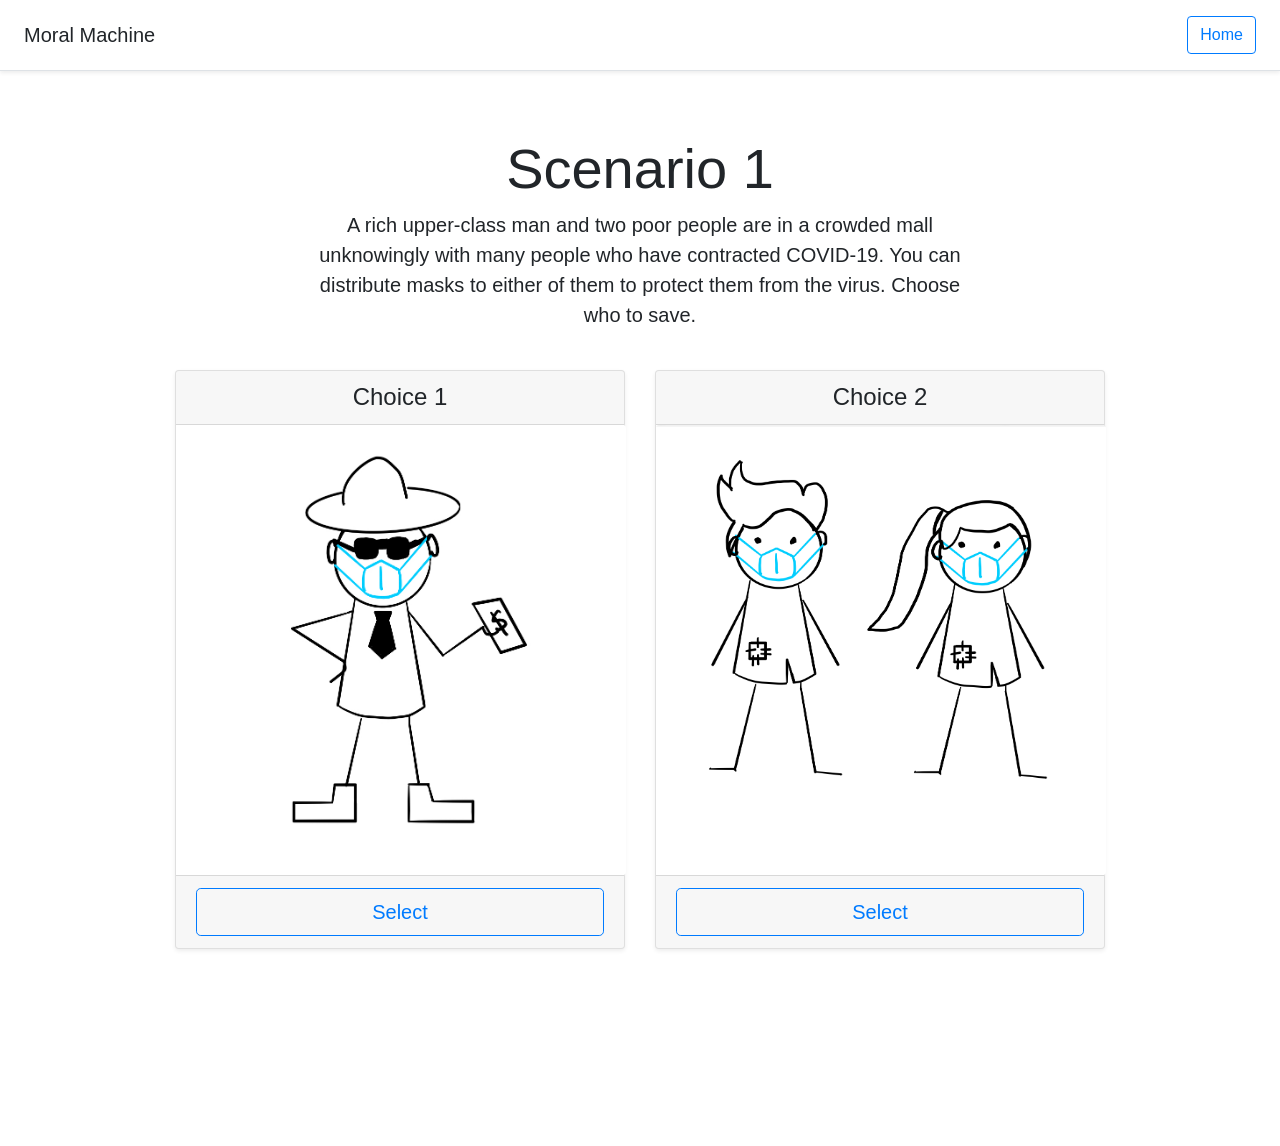
<file: index.html>
<!doctype html>
<html lang="en">
  <head>
    <meta charset="utf-8">
    <meta name="viewport" content="width=device-width, initial-scale=1, shrink-to-fit=no">
    <meta name="description" content="">
    <meta name="author" content="Mark Otto, Jacob Thornton, and Bootstrap contributors">
    <meta name="generator" content="Jekyll v4.0.1">
    <title>Ideological-Machine</title>

    <link rel="canonical" href="https://getbootstrap.com/docs/4.5/examples/pricing/">

    <!-- Bootstrap core CSS -->
<link href="assets/dist/css/bootstrap.css" rel="stylesheet">
<script src="static/node_modules/chart.js/dist/Chart.js"></script>
<script src="static/node_modules/chartjs-plugin-annotation/chartjs-plugin-annotation.js"></script>

    <style>
      .bd-placeholder-img {
        font-size: 1.125rem;
        text-anchor: middle;
        -webkit-user-select: none;
        -moz-user-select: none;
        -ms-user-select: none;
        user-select: none;
      }

      @media (min-width: 768px) {
        .bd-placeholder-img-lg {
          font-size: 3.5rem;
        }
      }
    </style>
    <!-- Custom styles for this template -->
    <link href="pricing.css" rel="stylesheet">
  </head>
  <body>
    <div class="d-flex flex-column flex-md-row align-items-center p-3 px-md-4 mb-3 bg-white border-bottom shadow-sm">
  <h5 class="my-0 mr-md-auto font-weight-normal"> Moral Machine </h5>
  <nav class="my-2 my-md-0 mr-md-3">
    <!-- <a class="p-2 text-dark" href="#">Home</a> -->
    <!-- <a class="p-2 text-dark" href="#">Enterprise</a>
    <a class="p-2 text-dark" href="#">Support</a>
    <a class="p-2 text-dark" href="#">Pricing</a> -->
  </nav>
  <a class="btn btn-outline-primary" href="#"> Home </a>
</div>

<div class="pricing-header px-3 py-3 pt-md-5 pb-md-4 mx-auto text-center">
  <h1 id="scenario" class="display-4">Scenario 1</h1>
  <p id="question" class="lead"> </p>
  <p id="results" class="lead"> </p>
</div>

<div id="main_container" class="container">
  <div class="card-deck mb-3 text-center">
    <div class="card mb-4 shadow-sm">
      <div class="card-header">
        <h4 class="my-0 font-weight-normal">Choice 1</h4>
      </div>
      <img id="img1" src="" class="card-img" alt="...">
      <div class="card-footer">
        <button type="button" onclick="showNewQuestion(0)" class="btn btn-lg btn-block btn-outline-primary">Select</button>
      </div>
    </div>
    <div class="card mb-4 shadow-sm">
      <div class="card-header">
        <h4 class="my-0 font-weight-normal">Choice 2</h4>
      </div>
      <img id="img2" src="" class="card-img" alt="...">
      <div class="card-footer">
        <button type="button" onclick="showNewQuestion(1)" class="btn btn-lg btn-block btn-outline-primary">Select</button>
      </div>
    </div>
  </div>

  <!-- <footer class="pt-4 my-md-5 pt-md-5 border-top">
    <div class="row">
      <div class="col-12 col-md">
        <img class="mb-2" src="../assets/brand/bootstrap-solid.svg" alt="" width="24" height="24">
        <small class="d-block mb-3 text-muted">&copy; 2017-2020</small>
      </div>
      <div class="col-6 col-md">
        <h5>Features</h5>
        <ul class="list-unstyled text-small">
          <li><a class="text-muted" href="#">Cool stuff</a></li>
          <li><a class="text-muted" href="#">Random feature</a></li>
          <li><a class="text-muted" href="#">Team feature</a></li>
          <li><a class="text-muted" href="#">Stuff for developers</a></li>
          <li><a class="text-muted" href="#">Another one</a></li>
          <li><a class="text-muted" href="#">Last time</a></li>
        </ul>
      </div>
      <div class="col-6 col-md">
        <h5>Resources</h5>
        <ul class="list-unstyled text-small">
          <li><a class="text-muted" href="#">Resource</a></li>
          <li><a class="text-muted" href="#">Resource name</a></li>
          <li><a class="text-muted" href="#">Another resource</a></li>
          <li><a class="text-muted" href="#">Final resource</a></li>
        </ul>
      </div>
      <div class="col-6 col-md">
        <h5>About</h5>
        <ul class="list-unstyled text-small">
          <li><a class="text-muted" href="#">Team</a></li>
          <li><a class="text-muted" href="#">Locations</a></li>
          <li><a class="text-muted" href="#">Privacy</a></li>
          <li><a class="text-muted" href="#">Terms</a></li>
        </ul>
      </div>
    </div>
  </footer> -->
</div>

<script>

//initial values
//[Libertarian, Utilitarian, Capitalist]
var myChart;
var questions = ["A rich upper-class man and two poor people are in a crowded mall unknowingly with many people who have contracted COVID-19. You can distribute masks to either of them to protect them from the virus. Choose who to save.", "A young doctor and three robbers are in a BTS skytrain unknowingly with many people who have contracted COVID-19. You can distribute masks to either of them to protect them from the virus. Choose who to save.", "A sixty year-old doctor and the CEO of a multinational firm are in a cafe unknowingly with many people who have contracted COVID-19. You can distribute masks to either of them to protect them from the virus. Choose who to save.", "A father of 3 kids who is considered lower class and a single middle-aged rich factory owner are in a factory unknowingly with many people who have contracted COVID-19. You can distribute masks to either of them to protect them from the virus. Choose who to save.", "One of your family members and the CEO of a multinational firm are in a restaurant unknowingly with many people who have contracted COVID-19. You can distribute masks to either of them to protect them from the virus. Choose who to save.", "A masked-wearing man and a non mask-wearing man have both contracted COVID-19. Assuming you have the cure, choose who to save.", "You may enforce strict lockdowns in your country which will lead to lower economic activity and possibly a lower infection rate of COVID-19. Alternatively, you may also enforce lenient measures which will lead to higher economic activity and possibly a higher infection rate of COVID-19", "The government has money which can go either into investing in more vaccines (given that it will eventually be successful and benefit more people) or as transfer payments to people who have been unemployed due to COVID-19.", "You can either raise the income tax of the rich to fund unemployment benefits for people unemployed due to COVID-19 or keep the income tax at the status quo." ];
var scenarios = ["Scenario 1", "Scenario 2", "Scenario 3", "Scenario 4", "Scenario 5","Scenario 6","Scenario 7","Scenario 8","Scenario 9"];

//option 1
var choices = [["img/rich_dude.jpeg","img/two_poor.jpeg"],["img/young_doc.jpeg","img/robber.jpeg"],["img/old_doc.jpeg","img/ceo.jpeg"], ["img/father.jpeg","img/rich_dude.jpeg"], ["img/family.jpeg","img/ceo.jpeg"], ["img/not_masked.jpeg","img/masked.jpeg"], ["img/plane.jpeg","img/circular_flow.jpeg"], ["img/vaccine.jpeg","img/transfer_payments.jpeg"], ["img/income_tax.jpeg","img/status_quo.jpeg"]];
var choiceScores = [[[0,0,1],[0,1,0]],[[0,1,0],[1,0,0]],[[0,1,0],[0,0,1]], [[1,0,0],[0,0,1]],[[1,0,0],[0,0,1]], [[1,0,0],[0,1,0]], [[0,0,1],[0,1,0]], [[1,0,0],[0,1,0]], [[1,0,0],[0,0,1]]];

var i = 1;
var results = [];

showFirstQuestion()
// index 1 of every question, results should be {[0,0,1],[1,0,0],[1,0,0]}
function showNewQuestion(chosenChoice) {
  console.log(i)
  console.log(choiceScores)
  results.push(choiceScores[i-1][chosenChoice])
  console.log(results)
	if(i < questions.length) {
      var curChoices = choices[i];
      console.log("Entering loop")
      console.log("Choices: "+choices[i])
      showQuestion(i)
        //go through choices here

        //keep track of which button is clicked
  		i+=1;
    }else {
  		 //document.getElementById("results").innerHTML = "Done! show results here: "+results;
       sumScores = [0,0,0]
       for (var j=0; j<results.length;j++) {
          console.log(results[j])
          if (results[j][0] == 1) {
              sumScores[0] = sumScores[0] + 1
          }
          else if (results[j][1] == 1) {
              sumScores[1] = sumScores[1] + 1
          }
          else {
              sumScores[2] = sumScores[2] + 1
          }
          console.log("sumScore: " + sumScores);
       }
       displayResults(sumScores);
	 }
}

function showFirstQuestion() {
   showQuestion(0)
}

function displayResults(scoreSum) {
    ideologies = [" Libertarian", " Utilitarian,", " Capitalist"]
    var container_element = document.getElementById("main_container");
    container_element.parentNode.removeChild(container_element);
    highest_scorer = Math.max.apply(null, sumScores)
    ideology_list = []
    ideology_txt = " ideology."

    for (var i=0; i<sumScores.length; i++) {
      if (highest_scorer == sumScores[i]) {
        ideology_list.push(ideologies[i])
      }
    }

    if (ideology_list.length > 1) {
      var temp = ideologies[ideology_list.length-1]
      ideology_list.push(temp)
      ideology_list[ideology_list.length-2] = " and"
      ideology_txt = " ideologies."
    }

    ideology_string = ideology_list.join(" ")



    document.getElementById("question").innerHTML = "You have " + ideology_string + ideology_txt
    document.getElementById("scenario").innerHTML = "Your Ideology Results";

    var ctx = document.getElementById('myChart');
    Chart.defaults.global.defaultFontSize = 17;
    Chart.defaults.global.defaultFontColor = '#000000';
    myChart = new Chart(ctx, {
        type: 'horizontalBar',
        data: {
            labels: ["Libertarian", "Utilitarian", "Capitalist"],
            datasets: [{
                data: scoreSum,
                backgroundColor: ["red","blue","green"],
                borderColor: [
                    'rgba(192,192,192, 1)',
                    'rgba(192,192,192, 1)',
                    'rgba(192,192,192, 1)',
                    'rgba(75, 192, 192, 1)',
                    'rgba(153, 102, 255, 1)',
                    'rgba(255, 159, 64, 1)'
                ],
                borderWidth: 1
            }]
        },
        options: {
          legend: {
            display: false
          },
          title: {
            display: true,
            text: 'What Ideology are you?',
            fontSize: 20
          },
          annotation: {
            annotations: [{
              type: 'line',
              mode: 'vertical',
              scaleID: 'x-axis-0',
              value: 0,
              borderColor: 'rgb(75, 192, 192)',
              borderWidth: 5,
              label: {
                enabled: false,
              }
            }],
          },
          scales: {
              xAxes: [{scaleLabel: {
                        display: true,
                        labelString: 'Number of Times each Ideology was Selected'},
                  ticks: {
                      suggestedMax: 10,
                      beginAtZero: true
                  }
              }],
              yAxes: [{scaleLabel: {
                        display: true,
                        labelString: 'Ideology'},
                  ticks: {
                      beginAtZero: true
                  }
              }]
            }
        }
    });
}

function showQuestion(index) {
    var curChoices = choices[index];
    console.log(curChoices);
    document.getElementById("question").innerHTML = questions[index];
    document.getElementById("scenario").innerHTML = scenarios[index];
    document.getElementById("img1").src = curChoices[0];
    document.getElementById("img2").src = curChoices[1];
}

</script>

<canvas id="myChart"></canvas>


</body>
</html>
</file>
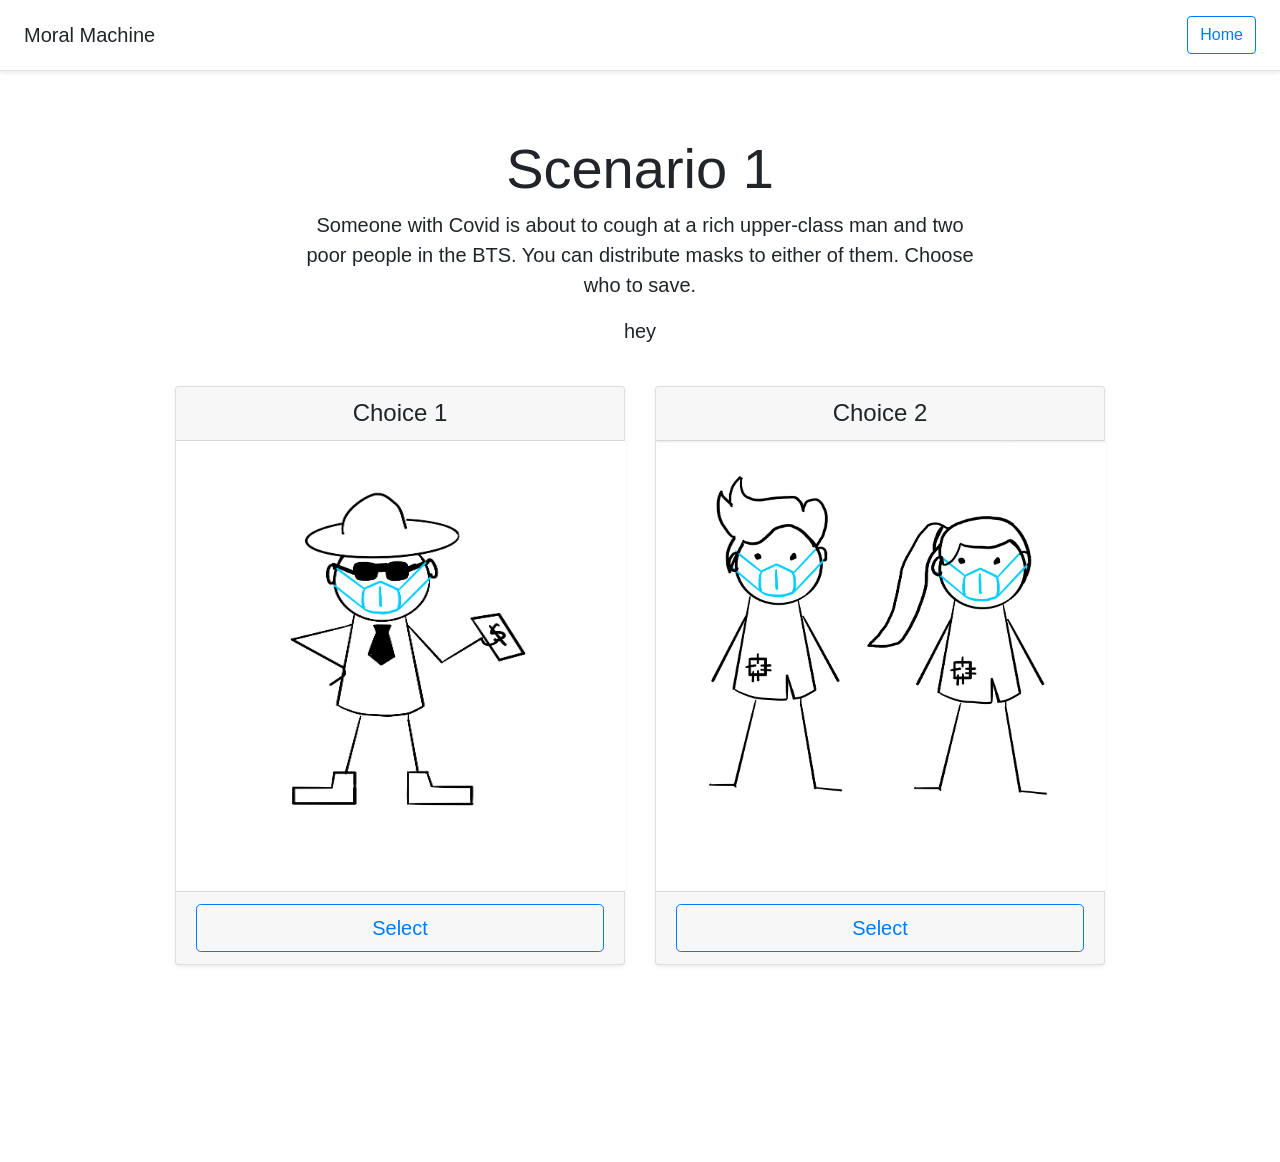
<file: pricing/index.html>
<!doctype html>
<html lang="en">
  <head>
    <meta charset="utf-8">
    <meta name="viewport" content="width=device-width, initial-scale=1, shrink-to-fit=no">
    <meta name="description" content="">
    <meta name="author" content="Mark Otto, Jacob Thornton, and Bootstrap contributors">
    <meta name="generator" content="Jekyll v4.0.1">
    <title>Ideological-Machine</title>

    <link rel="canonical" href="https://getbootstrap.com/docs/4.5/examples/pricing/">

    <!-- Bootstrap core CSS -->
<link href="../assets/dist/css/bootstrap.css" rel="stylesheet">
<script src="../static/node_modules/chart.js/dist/Chart.js"></script>
<script src="../static/node_modules/chartjs-plugin-annotation/chartjs-plugin-annotation.js"></script>

    <style>
      .bd-placeholder-img {
        font-size: 1.125rem;
        text-anchor: middle;
        -webkit-user-select: none;
        -moz-user-select: none;
        -ms-user-select: none;
        user-select: none;
      }

      @media (min-width: 768px) {
        .bd-placeholder-img-lg {
          font-size: 3.5rem;
        }
      }
    </style>
    <!-- Custom styles for this template -->
    <link href="pricing.css" rel="stylesheet">
  </head>
  <body>
    <div class="d-flex flex-column flex-md-row align-items-center p-3 px-md-4 mb-3 bg-white border-bottom shadow-sm">
  <h5 class="my-0 mr-md-auto font-weight-normal"> Moral Machine </h5>
  <nav class="my-2 my-md-0 mr-md-3">
    <!-- <a class="p-2 text-dark" href="#">Home</a> -->
    <!-- <a class="p-2 text-dark" href="#">Enterprise</a>
    <a class="p-2 text-dark" href="#">Support</a>
    <a class="p-2 text-dark" href="#">Pricing</a> -->
  </nav>
  <a class="btn btn-outline-primary" href="#"> Home </a>
</div>

<div class="pricing-header px-3 py-3 pt-md-5 pb-md-4 mx-auto text-center">
  <h1 id="scenario" class="display-4">Scenario 1</h1>
  <p id="question" class="lead"> </p>
  <p id="results" class="lead"> hey </p>
</div>

<div id="main_container" class="container">
  <div class="card-deck mb-3 text-center">
    <div class="card mb-4 shadow-sm">
      <div class="card-header">
        <h4 class="my-0 font-weight-normal">Choice 1</h4>
      </div>
      <img id="img1" src="" class="card-img" alt="...">
      <div class="card-footer">
        <button type="button" onclick="showNewQuestion(0)" class="btn btn-lg btn-block btn-outline-primary">Select</button>
      </div>
    </div>
    <div class="card mb-4 shadow-sm">
      <div class="card-header">
        <h4 class="my-0 font-weight-normal">Choice 2</h4>
      </div>
      <img id="img2" src="" class="card-img" alt="...">
      <div class="card-footer">
        <button type="button" onclick="showNewQuestion(1)" class="btn btn-lg btn-block btn-outline-primary">Select</button>
      </div>
    </div>
  </div>

  <!-- <footer class="pt-4 my-md-5 pt-md-5 border-top">
    <div class="row">
      <div class="col-12 col-md">
        <img class="mb-2" src="../assets/brand/bootstrap-solid.svg" alt="" width="24" height="24">
        <small class="d-block mb-3 text-muted">&copy; 2017-2020</small>
      </div>
      <div class="col-6 col-md">
        <h5>Features</h5>
        <ul class="list-unstyled text-small">
          <li><a class="text-muted" href="#">Cool stuff</a></li>
          <li><a class="text-muted" href="#">Random feature</a></li>
          <li><a class="text-muted" href="#">Team feature</a></li>
          <li><a class="text-muted" href="#">Stuff for developers</a></li>
          <li><a class="text-muted" href="#">Another one</a></li>
          <li><a class="text-muted" href="#">Last time</a></li>
        </ul>
      </div>
      <div class="col-6 col-md">
        <h5>Resources</h5>
        <ul class="list-unstyled text-small">
          <li><a class="text-muted" href="#">Resource</a></li>
          <li><a class="text-muted" href="#">Resource name</a></li>
          <li><a class="text-muted" href="#">Another resource</a></li>
          <li><a class="text-muted" href="#">Final resource</a></li>
        </ul>
      </div>
      <div class="col-6 col-md">
        <h5>About</h5>
        <ul class="list-unstyled text-small">
          <li><a class="text-muted" href="#">Team</a></li>
          <li><a class="text-muted" href="#">Locations</a></li>
          <li><a class="text-muted" href="#">Privacy</a></li>
          <li><a class="text-muted" href="#">Terms</a></li>
        </ul>
      </div>
    </div>
  </footer> -->
</div>

<script>

//initial values
var myChart;
var questions = ["Someone with Covid is about to cough at a rich upper-class man and two poor people in the BTS. You can distribute masks to either of them. Choose who to save.", "1 doctor and 3 robbers","One 40 year old doctor and 1 young man."];
var scenarios = ["Scenario 1", "Scenario 2", "Scenario 3"];

//option 1
var choices = [["img/rich_dude.jpeg","img/two_poor.jpeg"],["img/dog3.jpeg","img/dog4.jpeg"],["img/dog1.jpg","img/dog2.jpg"]];
var choiceScores = [[[0,0,1],[1,0,0]],[[0,1,0],[1,0,0]],[[0,1,0],[1,0,0]]];

var i = 1;
var results = [];

showFirstQuestion()
// index 1 of every question, results should be {[0,0,1],[1,0,0],[1,0,0]}
function showNewQuestion(chosenChoice) {
  console.log(i)
  console.log(choiceScores)
  results.push(choiceScores[i-1][chosenChoice])
  console.log(results)
	if(i < questions.length) {
      var curChoices = choices[i];
      console.log("Entering loop")
      console.log("Choices: "+choices[i])
      showQuestion(i)
        //go through choices here

        //keep track of which button is clicked
  		i+=1;
    }else {
  		 document.getElementById("results").innerHTML = "Done! show results here: "+results;
       sumScores = [0,0,0]
       for (var j=0; j<results.length;j++) {
          console.log(results[j])
          if (results[j][0] == 1) {
              sumScores[0] = sumScores[0] + 1
          }
          else if (results[j][1] == 1) {
              sumScores[1] = sumScores[1] + 1
          }
          else {
              sumScores[2] = sumScores[2] + 1
          }
          console.log("sumScore: " + sumScores);
       }
       displayResults(sumScores);
	 }
}

function showFirstQuestion() {
   showQuestion(0)
}

function displayResults(scoreSum) {
    ideologies = [" Libertarian", " Utilitarian,", " Capitalist"]
    var container_element = document.getElementById("main_container");
    container_element.parentNode.removeChild(container_element);
    highest_scorer = Math.max.apply(null, sumScores)
    ideology_list = []
    ideology_dog = " ideology."

    for (var i=0; i<sumScores.length; i++) {
      if (highest_scorer == sumScores[i]) {
        ideology_list.push(ideologies[i])
      }
    }

    if (ideology_list.length > 1) {
      var temp = ideologies[ideology_list.length-1]
      ideology_list.push(temp)
      ideology_list[ideology_list.length-2] = " and"
      ideology_dog = " ideologies."
    }

    ideology_string = ideology_list.join(" ")



    document.getElementById("question").innerHTML = "You have " + ideology_string + ideology_dog
    document.getElementById("scenario").innerHTML = "Your Ideology Results";

    var ctx = document.getElementById('myChart');
    Chart.defaults.global.defaultFontSize = 17;
    Chart.defaults.global.defaultFontColor = '#000000';
    myChart = new Chart(ctx, {
        type: 'horizontalBar',
        data: {
            labels: ["Libertarian", "Utilitarian", "Capitalist"],
            datasets: [{
                data: scoreSum,
                backgroundColor: ["red","blue","green"],
                borderColor: [
                    'rgba(192,192,192, 1)',
                    'rgba(192,192,192, 1)',
                    'rgba(192,192,192, 1)',
                    'rgba(75, 192, 192, 1)',
                    'rgba(153, 102, 255, 1)',
                    'rgba(255, 159, 64, 1)'
                ],
                borderWidth: 1
            }]
        },
        options: {
          legend: {
            display: false
          },
          title: {
            display: true,
            text: 'What Ideology are you?',
            fontSize:20
          },
          annotation: {
            annotations: [{
              type: 'line',
              mode: 'vertical',
              scaleID: 'x-axis-0',
              value: 0,
              borderColor: 'rgb(75, 192, 192)',
              borderWidth: 5,
              label: {
                enabled: false,
              }
            }],
          },
          scales: {
              xAxes: [{scaleLabel: {
                        display: true,
                        labelString: 'PM 2.5 Breathed in total duration (Microgram)'},
                  ticks: {
                      suggestedMax: 10,
                      beginAtZero: true
                  }
              }],
              yAxes: [{scaleLabel: {
                        display: true,
                        labelString: 'Ideology'},
                  ticks: {
                      beginAtZero: true
                  }
              }]
            }
        }
    });
}

function showQuestion(index) {
    var curChoices = choices[index];
    console.log(curChoices);
    document.getElementById("question").innerHTML = questions[index];
    document.getElementById("scenario").innerHTML = scenarios[index];
    document.getElementById("img1").src = curChoices[0];
    document.getElementById("img2").src = curChoices[1];
}

</script>

<canvas id="myChart"></canvas>

</body>
</html>
</file>
<file: pricing.css>
html {
  font-size: 14px;
}
@media (min-width: 768px) {
  html {
    font-size: 16px;
  }
}

.container {
  max-width: 960px;
}

.lead {
  margin-left: 0px;
}

.card-img {
  height: 450px;
  width: 450px;
}

.pricing-header {
  max-width: 700px;
}

.card-body {
  height: 400px;
}

.card-deck .card {
  min-width: 220px;
}
</file>
<file: pricing/pricing.css>
html {
  font-size: 14px;
}
@media (min-width: 768px) {
  html {
    font-size: 16px;
  }
}

.container {
  max-width: 960px;
}

.lead {
  margin-left: 0px;
}

.card-img {
  height: 450px;
  width: 450px;
}

.pricing-header {
  max-width: 700px;
}

.card-body {
  height: 400px;
}

.card-deck .card {
  min-width: 220px;
}
</file>
